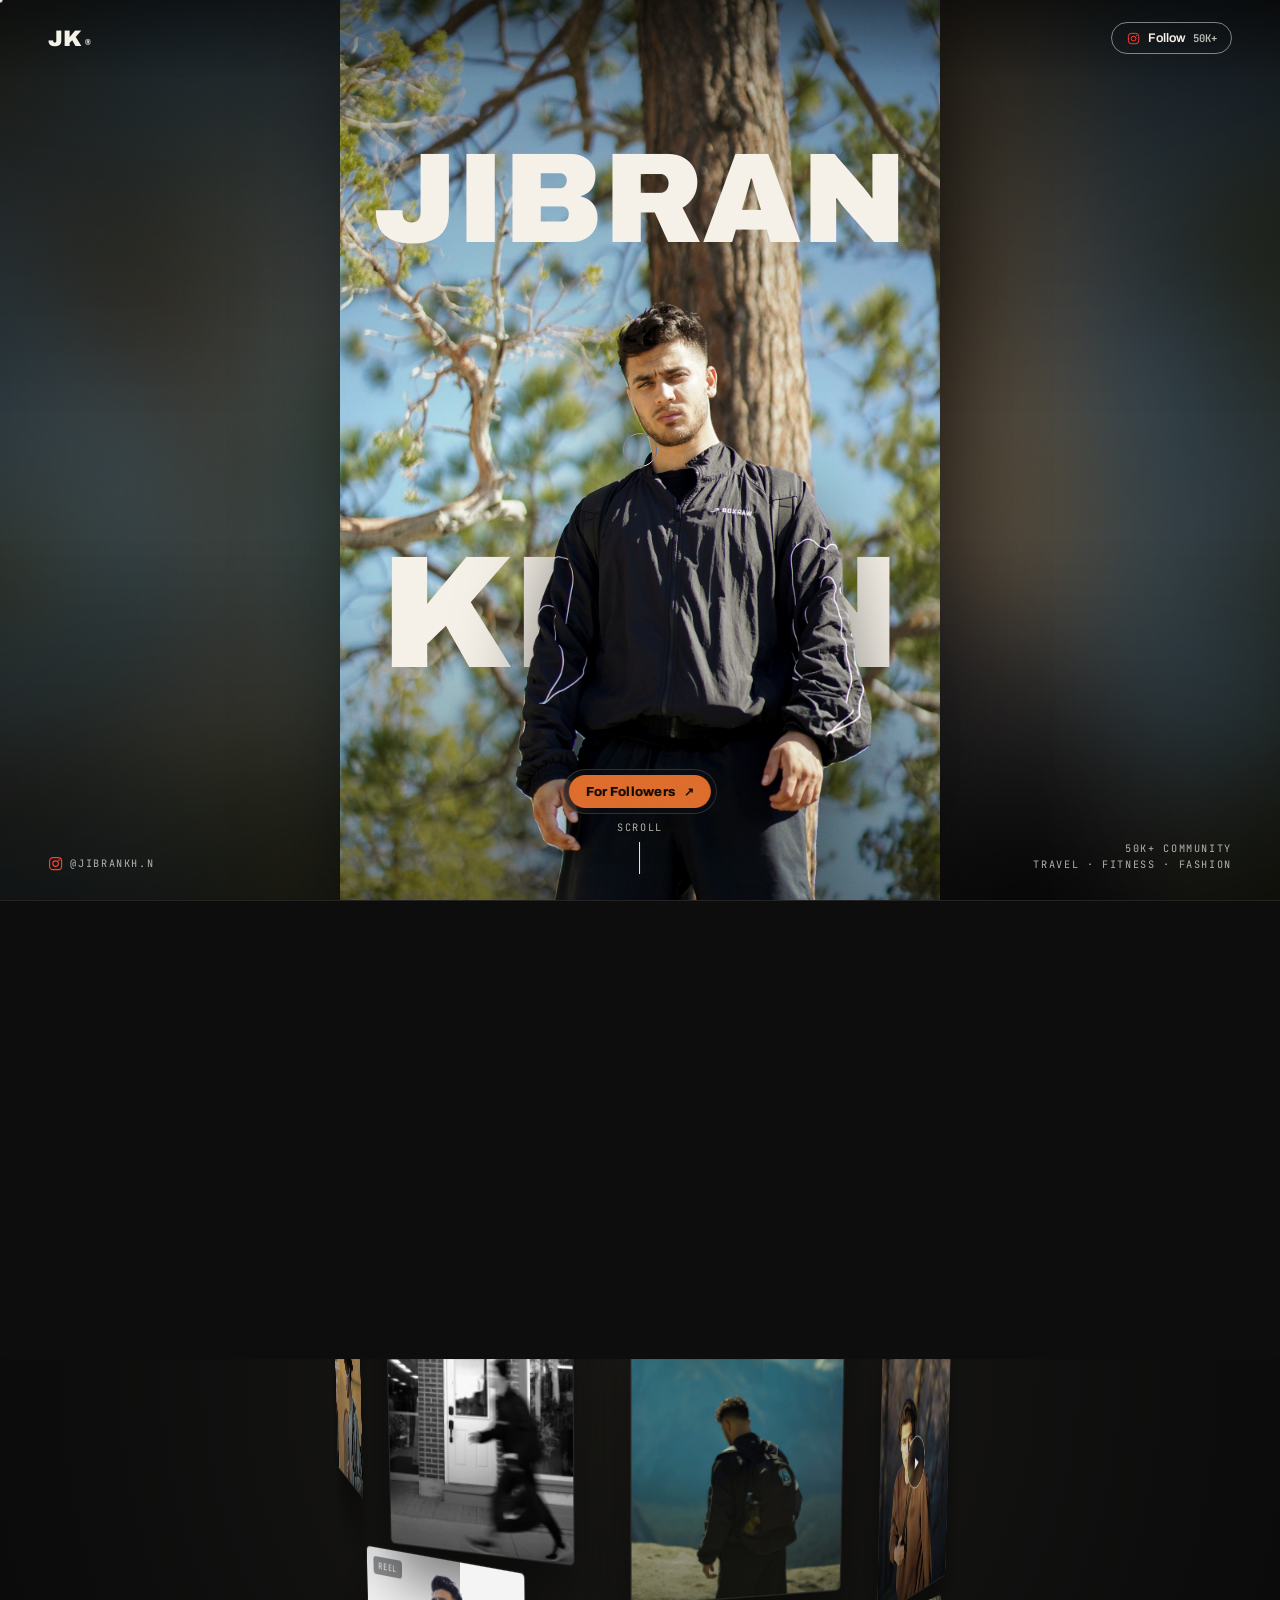
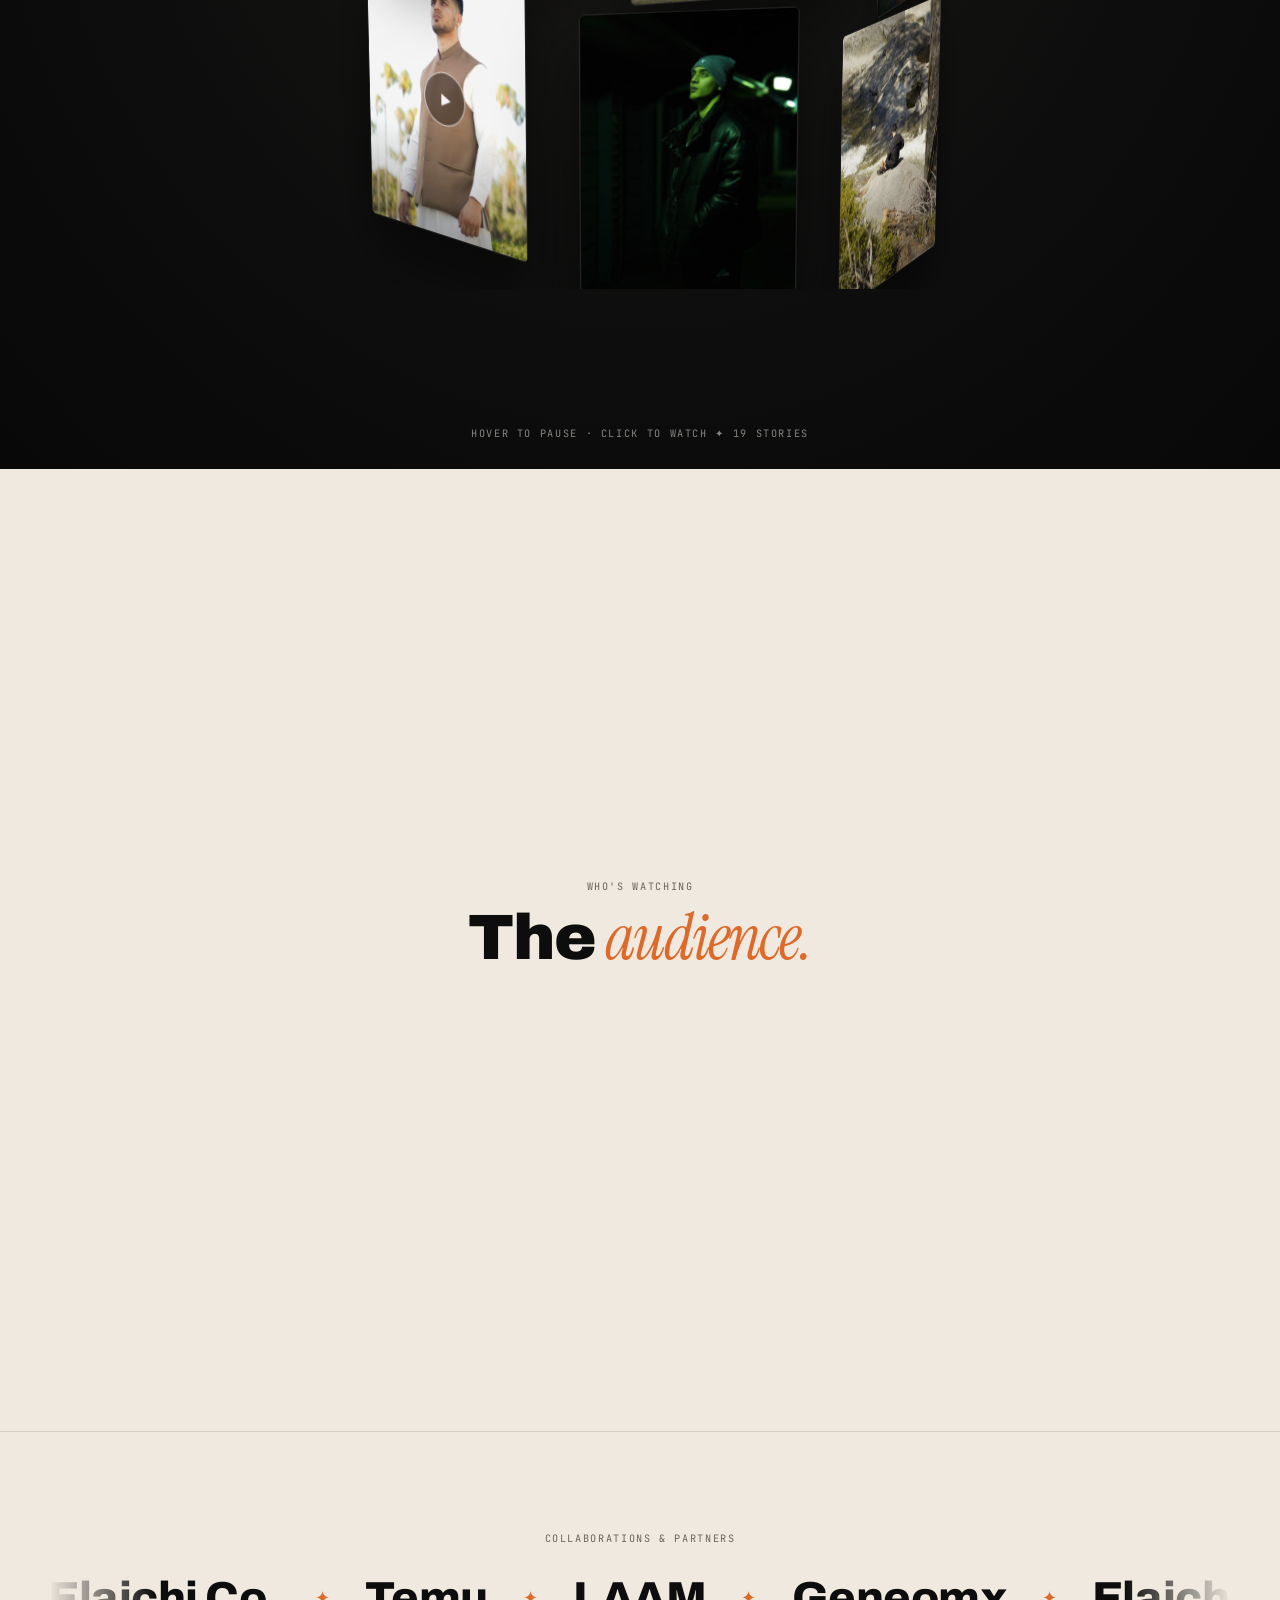
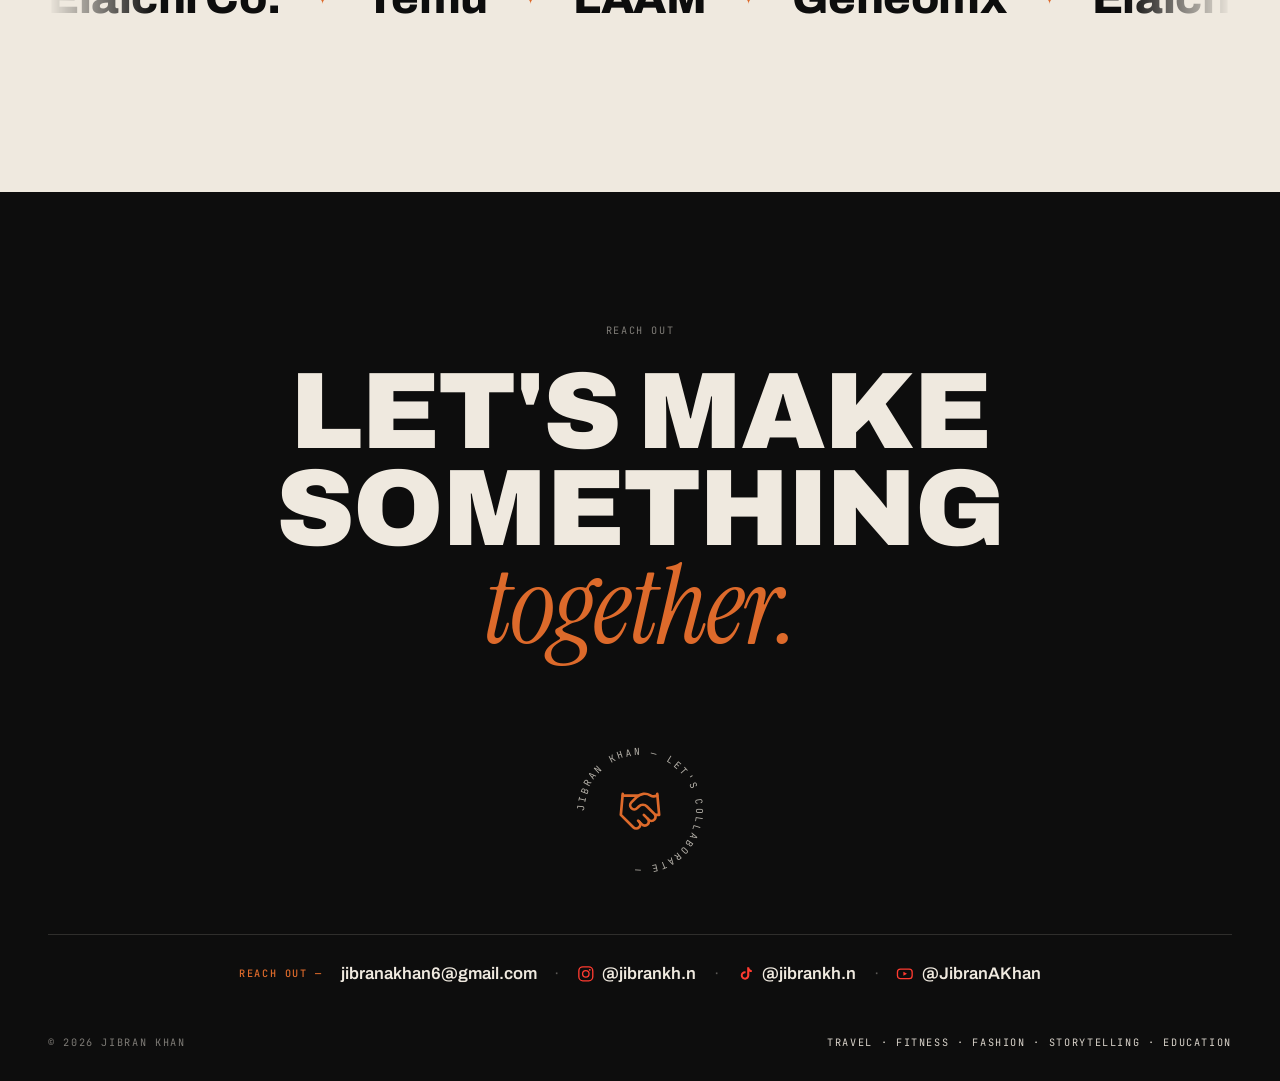
<file: index.html>
<!DOCTYPE html>
<html lang="en">
<head>
  <meta charset="UTF-8" />
  <meta name="viewport" content="width=device-width, initial-scale=1.0" />
  <title>Jibran Khan</title>
  <meta name="description" content="Jibran Khan — Content creator. 50K+ community. Travel, fitness, fashion, storytelling & education." />
  <meta property="og:title" content="Jibran Khan — Content Creator" />
  <meta property="og:description" content="Content creator. 50K+ community. Travel, fitness, fashion, storytelling & education." />
  <meta property="og:image" content="images/landing-jk.JPG" />
  <meta property="og:type" content="website" />

  <link rel="icon" href="favicon.svg" type="image/svg+xml" />
  <link rel="icon" href="favicon.ico" sizes="any" />
  <link rel="apple-touch-icon" href="apple-touch-icon.png" />

  <link rel="preconnect" href="https://fonts.googleapis.com" />
  <link rel="preconnect" href="https://fonts.gstatic.com" crossorigin />
  <link href="https://fonts.googleapis.com/css2?family=Archivo:ital,wght@0,400;0,600;0,800;0,900;1,400&family=Instrument+Serif:ital@0;1&family=JetBrains+Mono:wght@400;500&display=swap" rel="stylesheet" />
  <link rel="stylesheet" href="css/style.css" />
  <script>document.documentElement.classList.add('js');</script>
</head>
<body>

  <!-- Cursor -->
  <div class="cursor" id="cursor"></div>
  <div class="cursor-dot" id="cursorDot"></div>

  <!-- Grain -->
  <div class="grain" aria-hidden="true"></div>

  <!-- SVG defs: Instagram glyph -->
  <svg width="0" height="0" style="position:absolute" aria-hidden="true">
    <symbol id="ig" viewBox="0 0 24 24">
      <rect x="2.5" y="2.5" width="19" height="19" rx="5.5" fill="none" stroke="currentColor" stroke-width="1.8"/>
      <circle cx="12" cy="12" r="4.4" fill="none" stroke="currentColor" stroke-width="1.8"/>
      <circle cx="17.4" cy="6.6" r="1.3" fill="currentColor"/>
    </symbol>
    <symbol id="tt" viewBox="0 0 24 24"><path d="M16.5 3c.26 2.02 1.63 3.66 3.7 3.98v2.55c-1.2.12-2.36-.19-3.42-.83v5.6c0 3.13-2.55 5.7-5.7 5.7S5.1 17.43 5.1 14.3s2.55-5.7 5.7-5.7c.3 0 .6.02.88.07v2.72c-.28-.1-.57-.15-.88-.15-1.66 0-3.02 1.36-3.02 3.03s1.36 3.02 3.02 3.02 3.05-1.32 3.05-2.98V3h2.65z" fill="currentColor"/></symbol>
    <symbol id="yt" viewBox="0 0 24 24"><rect x="2" y="5.5" width="20" height="13" rx="4" fill="none" stroke="currentColor" stroke-width="1.8"/><path d="M10 9.2v5.6l5-2.8z" fill="currentColor"/></symbol>
  </svg>

  <!-- Minimal top bar -->
  <header class="topbar">
    <span class="topbar__logo">JK<i>®</i></span>
    <a href="https://instagram.com/jibrankh.n" target="_blank" rel="noopener" class="topbar__follow magnetic" data-cursor="hover">
      <svg class="ig-icon"><use href="#ig"/></svg>
      <span>Follow</span><em>50K+</em>
    </a>
  </header>

  <!-- ===== Cover ===== -->
  <section class="cover" id="cover">

    <!-- ambient blurred backdrop -->
    <div class="cover__ambient" aria-hidden="true">
      <img src="images/bg-blur.jpg" alt="" />
    </div>

    <!-- corner metadata -->
    <div class="meta meta--tl"><span class="mono"></span><span class="mono"></span></div>
    <div class="meta meta--tr"><span class="mono"></span><span class="mono"></span></div>
    <div class="meta meta--bl">
      <a href="https://instagram.com/jibrankh.n" target="_blank" rel="noopener" class="meta__ig" data-cursor="hover">
        <svg class="ig-icon"><use href="#ig"/></svg><span class="mono">@JIBRANKH.N</span>
      </a>
    </div>
    <div class="meta meta--br"><span class="mono">50K+ COMMUNITY</span><span class="mono">TRAVEL · FITNESS · FASHION</span></div>

    <!-- stage: photo (back) → name (mid) → cutout (front) -->
    <div class="cover__stage" id="stage">
      <img class="cover__photo" src="images/bg.jpg" alt="Jibran Khan" />
      <h1 class="cover__name" aria-label="Jibran Khan" id="name">
        <span class="cover__name-top"><span class="cover__word">Jibran</span></span>
        <span class="cover__name-bottom"><span class="cover__word">Khan</span></span>
      </h1>
      <img class="cover__cutout" src="images/jk-cutout-web.png" alt="" id="cutout" />
    </div>

    <a href="hub.html" class="hubpill" data-cursor="hover" aria-label="For Followers">
      <span class="hubpill__seg hubpill__seg--cta">For Followers<i aria-hidden="true">↗</i></span>
    </a>

    <a href="#pillars" class="cover__scroll" data-cursor="hover">
      <span class="mono">SCROLL</span><i></i>
    </a>
  </section>

  <!-- ===== Content marquee ===== -->
  <section class="ticker" id="pillars" aria-hidden="true">
    <div class="ticker__track" id="ticker">
      <span>Travel <b>✦</b> Fitness <b>✦</b> Fashion <b>✦</b> Storytelling <b>✦</b> Education <b>✦</b> </span>
      <span>Travel <b>✦</b> Fitness <b>✦</b> Fashion <b>✦</b> Storytelling <b>✦</b> Education <b>✦</b> </span>
    </div>
  </section>

  <!-- ===== 3D Tornado card stream ===== -->
  <section class="stream" id="work">
    <div class="stream__pin">
      <div class="stream__head">
        <span class="mono">SELECTED CONTENT</span>
        <h2 class="stream__title">The <em>feed.</em></h2>
      </div>
      <div class="stream__scene">
        <div class="stream__helix" id="helix">
          <a class="stream__card stream__card--reel" style="--i:0" href="https://www.instagram.com/reel/DS6kgTejj9p/" target="_blank" rel="noopener" data-cursor="hover"><img src="images/g01.jpg" alt="" loading="lazy" /><span class="stream__play" aria-hidden="true">▶</span></a>
          <a class="stream__card" style="--i:1" href="https://www.instagram.com/jibrankh.n" target="_blank" rel="noopener" data-cursor="hover"><img src="images/g02.jpg" alt="" loading="lazy" /></a>
          <a class="stream__card" style="--i:2" href="https://www.instagram.com/jibrankh.n" target="_blank" rel="noopener" data-cursor="hover"><img src="images/g03.jpg" alt="" loading="lazy" /></a>
          <a class="stream__card stream__card--reel" style="--i:3" href="https://www.instagram.com/reel/DSk-AlSETwY/" target="_blank" rel="noopener" data-cursor="hover"><img src="images/g04.jpg" alt="" loading="lazy" /><span class="stream__play" aria-hidden="true">▶</span></a>
          <a class="stream__card" style="--i:4" href="https://www.instagram.com/jibrankh.n" target="_blank" rel="noopener" data-cursor="hover"><img src="images/g05.jpg" alt="" loading="lazy" /></a>
          <a class="stream__card" style="--i:5" href="https://www.instagram.com/jibrankh.n" target="_blank" rel="noopener" data-cursor="hover"><img src="images/g06.jpg" alt="" loading="lazy" /></a>
          <a class="stream__card stream__card--reel" style="--i:6" href="https://www.instagram.com/reel/DQ9bbBnkYBK/" target="_blank" rel="noopener" data-cursor="hover"><img src="images/g07.jpg" alt="" loading="lazy" /><span class="stream__play" aria-hidden="true">▶</span></a>
          <a class="stream__card" style="--i:7" href="https://www.instagram.com/jibrankh.n" target="_blank" rel="noopener" data-cursor="hover"><img src="images/g08.jpg" alt="" loading="lazy" /></a>
          <a class="stream__card" style="--i:8" href="https://www.instagram.com/jibrankh.n" target="_blank" rel="noopener" data-cursor="hover"><img src="images/g09.jpg" alt="" loading="lazy" /></a>
          <a class="stream__card stream__card--reel" style="--i:9" href="https://www.instagram.com/reel/DXOM32TDhwf/" target="_blank" rel="noopener" data-cursor="hover"><img src="images/g10.jpg" alt="" loading="lazy" /><span class="stream__play" aria-hidden="true">▶</span></a>
          <a class="stream__card" style="--i:10" href="https://www.instagram.com/jibrankh.n" target="_blank" rel="noopener" data-cursor="hover"><img src="images/g11.jpg" alt="" loading="lazy" /></a>
          <a class="stream__card" style="--i:11" href="https://www.instagram.com/jibrankh.n" target="_blank" rel="noopener" data-cursor="hover"><img src="images/g12.jpg" alt="" loading="lazy" /></a>
          <a class="stream__card stream__card--reel" style="--i:12" href="https://www.instagram.com/reel/DY3tC0yu3Ef/" target="_blank" rel="noopener" data-cursor="hover"><img src="images/g13.jpg" alt="" loading="lazy" /><span class="stream__play" aria-hidden="true">▶</span></a>
          <a class="stream__card" style="--i:13" href="https://www.instagram.com/jibrankh.n" target="_blank" rel="noopener" data-cursor="hover"><img src="images/g14.jpg" alt="" loading="lazy" /></a>
          <a class="stream__card" style="--i:14" href="https://www.instagram.com/jibrankh.n" target="_blank" rel="noopener" data-cursor="hover"><img src="images/g15.jpg" alt="" loading="lazy" /></a>
          <a class="stream__card stream__card--reel" style="--i:15" href="https://www.instagram.com/reel/DStw1T0Do7j/" target="_blank" rel="noopener" data-cursor="hover"><img src="images/g16.jpg" alt="" loading="lazy" /><span class="stream__play" aria-hidden="true">▶</span></a>
          <a class="stream__card" style="--i:16" href="https://www.instagram.com/jibrankh.n" target="_blank" rel="noopener" data-cursor="hover"><img src="images/g17.jpg" alt="" loading="lazy" /></a>
          <a class="stream__card" style="--i:17" href="https://www.instagram.com/jibrankh.n" target="_blank" rel="noopener" data-cursor="hover"><img src="images/g18.jpg" alt="" loading="lazy" /></a>
          <a class="stream__card" style="--i:18" href="https://www.instagram.com/jibrankh.n" target="_blank" rel="noopener" data-cursor="hover"><img src="images/g19.jpg" alt="" loading="lazy" /></a>
        </div>
      </div>
      </div>
      <span class="stream__hint mono">SCROLL TO SPIN ✦ 10 STORIES</span>
    </div>
  </section>

  <!-- ===== Stats ===== -->
  <section class="stats" id="stats">
    <div class="stats__loc reveal">
      <div class="pin" aria-hidden="true"><span>🇺🇸</span></div>
      <div class="stats__loc-txt">
        <span class="mono">CURRENTLY IN</span>
        <strong>United States</strong>
      </div>
    </div>
    <div class="stats__grid">
      <div class="stat reveal"><div class="stat__num" data-count="50" data-suffix="K+">0</div><div class="stat__cap mono">Followers</div></div>
      <div class="stat reveal"><div class="stat__num" data-count="55" data-suffix="M+">0</div><div class="stat__cap mono">Total Views</div></div>
      <div class="stat reveal"><div class="stat__num" data-count="42" data-suffix="/50">0</div><div class="stat__cap mono">US States Travelled</div></div>
      <div class="stat reveal"><div class="stat__num" data-count="10" data-suffix="+">0</div><div class="stat__cap mono">Brand Collabs</div></div>
    </div>
  </section>

  <!-- ===== Audience / Demographics ===== -->
  <section class="demo" id="audience">
    <span class="mono demo__label">WHO'S WATCHING</span>
    <h2 class="demo__title">The <em>audience.</em></h2>

    <div class="demo__grid">

      <!-- Gender split -->
      <div class="demo__card reveal">
        <span class="mono demo__k">GENDER SPLIT</span>
        <div class="split">
          <div class="split__bar">
            <span class="split__seg split__seg--men" style="--w:56.2%"></span>
            <span class="split__seg split__seg--women" style="--w:43.8%"></span>
          </div>
          <div class="split__legend">
            <span class="split__item"><i class="dot dot--men"></i>Men <b>56.2%</b></span>
            <span class="split__item"><i class="dot dot--women"></i>Women <b>43.8%</b></span>
          </div>
        </div>
      </div>

      <!-- Top age ranges -->
      <div class="demo__card reveal">
        <span class="mono demo__k">TOP AGE RANGES</span>
        <ul class="ages">
          <li class="ages__row"><span class="ages__lab">18–24</span><span class="ages__track"><span class="ages__fill" style="--v:46.2%"></span></span><span class="ages__pct mono">46.2%</span></li>
          <li class="ages__row"><span class="ages__lab">25–34</span><span class="ages__track"><span class="ages__fill" style="--v:25.8%"></span></span><span class="ages__pct mono">25.8%</span></li>
          <li class="ages__row"><span class="ages__lab">13–17</span><span class="ages__track"><span class="ages__fill" style="--v:15.5%"></span></span><span class="ages__pct mono">15.5%</span></li>
          <li class="ages__row"><span class="ages__lab">35–44</span><span class="ages__track"><span class="ages__fill" style="--v:7.5%"></span></span><span class="ages__pct mono">7.5%</span></li>
        </ul>
      </div>

      <!-- Top countries -->
      <div class="demo__card reveal">
        <span class="mono demo__k">TOP COUNTRIES</span>
        <ol class="geo">
          <li class="geo__row"><span class="geo__flag">🇺🇸</span><span class="geo__name">United States</span><span class="geo__rank mono">01</span></li>
          <li class="geo__row"><span class="geo__flag">🇵🇰</span><span class="geo__name">Pakistan</span><span class="geo__rank mono">02</span></li>
          <li class="geo__row"><span class="geo__flag">🇮🇳</span><span class="geo__name">India</span><span class="geo__rank mono">03</span></li>
          <li class="geo__row"><span class="geo__flag">🇧🇩</span><span class="geo__name">Bangladesh</span><span class="geo__rank mono">04</span></li>
        </ol>
      </div>

    </div>
  </section>

  <!-- ===== Brands ===== -->
  <section class="brands" id="brands">
    <span class="mono brands__label">COLLABORATIONS &amp; PARTNERS</span>
    <div class="brands__marquee" aria-hidden="true">
      <div class="brands__track">
        <span class="brands__set">
          <span class="brand">Elaichi&nbsp;Co.</span><span class="brand-dot">✦</span>
          <span class="brand">Temu</span><span class="brand-dot">✦</span>
          <span class="brand">LAAM</span><span class="brand-dot">✦</span>
          <span class="brand">Geneomx</span><span class="brand-dot">✦</span>
        </span>
        <span class="brands__set">
          <span class="brand">Elaichi&nbsp;Co.</span><span class="brand-dot">✦</span>
          <span class="brand">Temu</span><span class="brand-dot">✦</span>
          <span class="brand">LAAM</span><span class="brand-dot">✦</span>
          <span class="brand">Geneomx</span><span class="brand-dot">✦</span>
        </span>
      </div>
    </div>
    <p class="brands__note reveal">Trusted by brands to tell stories that convert and communities that stick around.</p>
  </section>

  <!-- ===== Footer / CTA ===== -->
  <footer class="foot" id="contact">
    <span class="mono foot__label">REACH OUT</span>
    <a href="mailto:jibranakhan6@gmail.com" class="foot__mail" data-cursor="hover">
      <span>Let's make something</span><span><em>together.</em></span>
    </a>

    <!-- collaborate seal: JIBRAN KHAN + handshake -->
    <div class="seal" aria-hidden="true">
      <svg class="seal__ring" viewBox="0 0 140 140">
        <defs><path id="sealPath" d="M70,70 m-52,0 a52,52 0 1,1 104,0 a52,52 0 1,1 -104,0"/></defs>
        <text><textPath href="#sealPath" startOffset="0">JIBRAN KHAN — LET'S COLLABORATE — </textPath></text>
      </svg>
      <svg class="seal__hand" viewBox="0 0 24 24" fill="none" stroke="currentColor" stroke-width="1.4" stroke-linecap="round" stroke-linejoin="round">
        <path d="m11 17 2 2a1 1 0 1 0 3-3"/>
        <path d="m14 14 2.5 2.5a1 1 0 1 0 3-3l-3.88-3.88a3 3 0 0 0-4.24 0l-.88.88a1 1 0 1 1-3-3l2.81-2.81a5.79 5.79 0 0 1 7.06-.87l.47.28a2 2 0 0 0 1.42.25L21 4"/>
        <path d="m21 3 1 11h-2"/>
        <path d="M3 3 2 14l6.5 6.5a1 1 0 1 0 3-3"/>
        <path d="M3 4h8"/>
      </svg>
    </div>

    <div class="foot__row">
      <span class="mono foot__reach">Reach out —</span>
      <a href="mailto:jibranakhan6@gmail.com" class="magnetic" data-cursor="hover">jibranakhan6@gmail.com</a>
      <span class="foot__sep" aria-hidden="true">·</span>
      <a href="https://www.instagram.com/jibrankh.n" target="_blank" rel="noopener" class="foot__ig magnetic" data-cursor="hover">
        <svg class="ig-icon"><use href="#ig"/></svg><span>@jibrankh.n</span>
      </a>
      <span class="foot__sep" aria-hidden="true">·</span>
      <a href="https://www.tiktok.com/@jibrankh.n" target="_blank" rel="noopener" class="foot__ig magnetic" data-cursor="hover">
        <svg class="ig-icon"><use href="#tt"/></svg><span>@jibrankh.n</span>
      </a>
      <span class="foot__sep" aria-hidden="true">·</span>
      <a href="https://www.youtube.com/@JibranAKhan" target="_blank" rel="noopener" class="foot__ig magnetic" data-cursor="hover">
        <svg class="ig-icon"><use href="#yt"/></svg><span>@JibranAKhan</span>
      </a>
    </div>
    <div class="foot__base">
      <span class="mono">© 2026 JIBRAN KHAN</span>
      <span class="mono foot__tags">TRAVEL · FITNESS · FASHION · STORYTELLING · EDUCATION</span>
    </div>
  </footer>

  <script src="js/main.js"></script>
</body>
</html>
</file>
<file: css/style.css>
/* ============================================================
   Jibran Khan — Editorial Cover (single screen)
   ============================================================ */

:root {
  --cream: #efe9df;
  --ink: #0d0d0d;
  --accent: #dd6a2b;
  --ig: #ff3b30;
  --ease: cubic-bezier(0.16, 1, 0.3, 1);
  --font-display: "Archivo", sans-serif;
  --font-serif: "Instrument Serif", serif;
  --font-mono: "JetBrains Mono", monospace;
}

*,
*::before,
*::after {
  box-sizing: border-box;
  margin: 0;
  padding: 0;
}

html {
  -webkit-font-smoothing: antialiased;
  scroll-behavior: smooth;
}

body {
  background: #0a0a0a;
  color: var(--cream);
  font-family: var(--font-display);
  overflow-x: hidden;
  cursor: none;
}
@media (hover: none) {
  body {
    cursor: auto;
  }
}

img {
  display: block;
}
a {
  color: inherit;
  text-decoration: none;
}
em {
  font-style: italic;
}

/* Instagram glyph */
.ig-icon {
  width: 1.05em;
  height: 1.05em;
  display: inline-block;
  vertical-align: -0.18em;
  color: var(--ig);
}

.mono {
  font-family: var(--font-mono);
  font-size: 0.64rem;
  letter-spacing: 0.16em;
  text-transform: uppercase;
  color: rgba(239, 233, 223, 0.72);
}

/* ================= Grain ================= */
.grain {
  position: fixed;
  inset: 0;
  z-index: 60;
  pointer-events: none;
  opacity: 0.32;
  mix-blend-mode: overlay;
  background-image: url("data:image/svg+xml,%3Csvg xmlns='http://www.w3.org/2000/svg' width='200' height='200'%3E%3Cfilter id='n'%3E%3CfeTurbulence type='fractalNoise' baseFrequency='0.9' numOctaves='3' stitchTiles='stitch'/%3E%3C/filter%3E%3Crect width='100%25' height='100%25' filter='url(%23n)' opacity='0.4'/%3E%3C/svg%3E");
}

/* ================= Cursor ================= */
.cursor,
.cursor-dot {
  position: fixed;
  top: 0;
  left: 0;
  z-index: 70;
  pointer-events: none;
  border-radius: 50%;
  mix-blend-mode: difference;
  transform: translate(-50%, -50%);
}
.cursor {
  width: 34px;
  height: 34px;
  border: 1px solid #fff;
  transition: width 0.35s var(--ease), height 0.35s var(--ease),
    background 0.35s var(--ease);
}
.cursor-dot {
  width: 5px;
  height: 5px;
  background: #fff;
}
.cursor.is-hover {
  width: 64px;
  height: 64px;
  background: #fff;
}
@media (hover: none) {
  .cursor,
  .cursor-dot {
    display: none;
  }
}

/* ================= Top bar ================= */
.topbar {
  position: fixed;
  top: 0;
  left: 0;
  width: 100%;
  z-index: 40;
  display: flex;
  align-items: center;
  justify-content: space-between;
  padding: 1.4rem clamp(1.2rem, 4vw, 3rem);
  color: #f6f1e8;
}
.topbar::before {
  content: "";
  position: absolute;
  inset: 0;
  z-index: -1;
  pointer-events: none;
  background: linear-gradient(180deg, rgba(0, 0, 0, 0.38), rgba(0, 0, 0, 0));
}
.topbar__logo {
  font-family: var(--font-display);
  font-weight: 900;
  font-size: 1.4rem;
  letter-spacing: -0.01em;
  display: flex;
  align-items: baseline;
}
.topbar__logo i {
  font-family: var(--font-mono);
  font-style: normal;
  font-size: 0.6rem;
  margin-left: 0.2rem;
}
.topbar__follow {
  display: flex;
  align-items: center;
  gap: 0.5rem;
  border: 1px solid rgba(255, 255, 255, 0.45);
  padding: 0.5rem 0.9rem;
  border-radius: 100px;
  font-size: 0.78rem;
  font-weight: 600;
}
.topbar__follow em {
  font-family: var(--font-mono);
  font-style: normal;
  font-size: 0.66rem;
  opacity: 0.75;
}

/* ================= Cover ================= */
.cover {
  position: relative;
  width: 100%;
  height: 100svh;
  overflow: hidden;
  background: #0a0a0a;
}

/* ambient blurred backdrop */
.cover__ambient {
  position: absolute;
  inset: 0;
  z-index: 0;
}
.cover__ambient img {
  width: 100%;
  height: 100%;
  object-fit: cover;
  object-position: 50% 40%;
  filter: blur(45px) brightness(0.42) saturate(1.15);
  transform: scale(1.25);
}
.cover__ambient::after {
  content: "";
  position: absolute;
  inset: 0;
  background: radial-gradient(
    ellipse at 50% 55%,
    transparent 30%,
    rgba(0, 0, 0, 0.55) 100%
  );
}

/* stage centers photo + cutout (identical aspect → perfect overlap) */
.cover__stage {
  position: absolute;
  inset: 0;
  z-index: 1;
}
/* scrim: darkens sky/ground behind the type so it stays legible */
.cover__stage::after {
  content: "";
  position: absolute;
  inset: 0;
  z-index: 1;
  pointer-events: none;
  background: linear-gradient(
    180deg,
    rgba(0, 0, 0, 0.34) 0%,
    rgba(0, 0, 0, 0.12) 24%,
    transparent 46%,
    transparent 60%,
    rgba(0, 0, 0, 0.2) 80%,
    rgba(0, 0, 0, 0.42) 100%
  );
}

.cover__photo,
.cover__cutout {
  position: absolute;
  top: 50%;
  left: 50%;
  transform: translate(-50%, -50%);
  height: 100%;
  width: auto;
  max-width: none;
  user-select: none;
  -webkit-user-drag: none;
}
.cover__photo {
  z-index: 1;
  box-shadow: 0 30px 90px -20px rgba(0, 0, 0, 0.7);
}
.cover__cutout {
  z-index: 3;
  pointer-events: none;
  filter: drop-shadow(0 24px 40px rgba(0, 0, 0, 0.5)) contrast(1.03);
}

/* --- Cover entrance: CURTAIN reveal + letter rise (JS-gated).
   Without JS the cover just shows statically. --- */
.js .cover__stage {
  opacity: 0;
}
.cover-in .cover__stage {
  opacity: 1;
}
.cover-in .cover__photo {
  animation: curPhoto 1.6s cubic-bezier(0.16, 1, 0.3, 1) both;
}
@keyframes curPhoto {
  from {
    transform: translate(-50%, -50%) scale(1.15);
  }
  to {
    transform: translate(-50%, -50%) scale(1);
  }
}

/* curtain panels split open */
.cover-curtain {
  position: fixed;
  inset: 0;
  z-index: 55;
  pointer-events: none;
  opacity: 0;
}
.cover-curtain::before,
.cover-curtain::after {
  content: "";
  position: absolute;
  left: 0;
  width: 100%;
  height: 50.5%;
  background: var(--ink);
}
.cover-curtain::before {
  top: 0;
}
.cover-curtain::after {
  bottom: 0;
}
.cover-in .cover-curtain {
  opacity: 1;
}
.cover-in .cover-curtain::before {
  animation: curUp 1.05s cubic-bezier(0.76, 0, 0.24, 1) both 0.1s;
}
.cover-in .cover-curtain::after {
  animation: curDown 1.05s cubic-bezier(0.76, 0, 0.24, 1) both 0.1s;
}
@keyframes curUp {
  to {
    transform: translateY(-101%);
  }
}
@keyframes curDown {
  to {
    transform: translateY(101%);
  }
}

/* name sits BETWEEN photo and cutout → person occludes it */
.cover__name {
  position: absolute;
  inset: 0;
  z-index: 2;
  pointer-events: none;
  text-align: center;
  font-family: var(--font-display);
  font-weight: 900;
  text-transform: uppercase;
  letter-spacing: -0.03em;
  line-height: 0.8;
  color: var(--cream);
}
.cover__name-top,
.cover__name-bottom {
  position: absolute;
  left: 50%;
  transform: translateX(-50%);
  width: 130vw;
  display: block;
}
.cover__name-top {
  top: 14%;
}
.cover__name-bottom {
  bottom: 5%;
}
.cover__word {
  display: block;
  font-size: clamp(4.5rem, 20.5vw, 21rem);
  color: #f6f1e8;
}
/* letters (split by JS) rise from a mask during the entrance */
.cover__word .ltr {
  display: inline-block;
  white-space: pre;
  will-change: transform;
}
.cover-in .cover__word {
  overflow: hidden;
  padding: 0.04em 0;
}
.cover-in .cover__word .ltr {
  transform: translateY(120%);
  animation: ltrRise 0.85s cubic-bezier(0.19, 1, 0.22, 1) both;
}
@keyframes ltrRise {
  to {
    transform: translateY(0);
  }
}

/* corner metadata */
.meta {
  position: absolute;
  z-index: 5;
  display: flex;
  flex-direction: column;
  gap: 0.2rem;
  animation: fadeIn 1.2s var(--ease) both;
  animation-delay: 2.1s;
}
.meta--tl {
  top: 5.2rem;
  left: clamp(1.2rem, 4vw, 3rem);
}
.meta--tr {
  top: 5.2rem;
  right: clamp(1.2rem, 4vw, 3rem);
  text-align: right;
}
.meta--bl {
  bottom: 1.8rem;
  left: clamp(1.2rem, 4vw, 3rem);
}
.meta--br {
  bottom: 1.8rem;
  right: clamp(1.2rem, 4vw, 3rem);
  text-align: right;
}
@keyframes fadeIn {
  from {
    opacity: 0;
  }
  to {
    opacity: 1;
  }
}

.meta__ig {
  display: inline-flex;
  align-items: center;
  gap: 0.45rem;
  color: rgba(239, 233, 223, 0.85);
}
.meta__ig .ig-icon {
  width: 0.95rem;
  height: 0.95rem;
}
.meta__ig:hover {
  color: #fff;
}

/* scroll cue */
.cover__scroll {
  position: absolute;
  z-index: 6;
  bottom: 1.6rem;
  left: 50%;
  transform: translateX(-50%);
  display: flex;
  flex-direction: column;
  align-items: center;
  gap: 0.5rem;
  color: var(--cream);
  animation: fadeIn 1.2s var(--ease) both;
  animation-delay: 2.3s;
}
.cover__scroll i {
  width: 1px;
  height: 32px;
  background: rgba(239, 233, 223, 0.6);
  position: relative;
  overflow: hidden;
}
.cover__scroll i::after {
  content: "";
  position: absolute;
  inset: 0;
  background: var(--cream);
  animation: scrollCue 1.8s var(--ease) infinite;
}
@keyframes scrollCue {
  0% {
    transform: translateY(-100%);
  }
  50%,
  100% {
    transform: translateY(100%);
  }
}

/* segmented pill → follower hub */
.hubpill {
  position: absolute;
  z-index: 6;
  bottom: 5.4rem;
  left: 50%;
  transform: translateX(-50%);
  display: inline-flex;
  align-items: stretch;
  padding: 5px;
  gap: 5px;
  border-radius: 999px;
  background: rgba(13, 13, 13, 0.4);
  border: 1px solid rgba(239, 233, 223, 0.16);
  backdrop-filter: blur(14px);
  -webkit-backdrop-filter: blur(14px);
  box-shadow: 0 18px 40px -16px rgba(0, 0, 0, 0.7);
  color: var(--cream);
  animation: fadeIn 1.2s var(--ease) both;
  animation-delay: 2.1s;
  white-space: nowrap;
}
.hubpill__seg {
  display: inline-flex;
  align-items: center;
  gap: 0.5rem;
  padding: 0.55rem 1.05rem;
  border-radius: 999px;
  font-size: 0.82rem;
  letter-spacing: 0.02em;
}
.hubpill__seg--label {
  color: rgba(239, 233, 223, 0.62);
  font-size: 0.68rem;
  letter-spacing: 0.14em;
}
.hubpill__seg--cta {
  background: var(--accent);
  color: #120a05;
  font-family: var(--font-display);
  font-weight: 800;
  transition: background 0.3s var(--ease), transform 0.3s var(--ease);
}
.hubpill__seg--cta i {
  font-style: normal;
  font-size: 0.95em;
  transition: transform 0.3s var(--ease);
}
.hubpill:hover .hubpill__seg--cta {
  background: #eb7d3d;
}
.hubpill:hover .hubpill__seg--cta i {
  transform: translate(2px, -2px);
}
@media (max-width: 520px) {
  .hubpill {
    bottom: 5rem;
  }
  .hubpill__seg--label {
    display: none;
  }
}

/* ================= Below-fold: light editorial ================= */
.pillars,
.gallery,
.brands {
  background: var(--cream);
  color: var(--ink);
}

/* Content pillars */
.pillars {
  padding: clamp(4rem, 10vw, 8rem) clamp(1.2rem, 4vw, 3rem)
    clamp(2rem, 5vw, 4rem);
}
.pillars__label {
  margin-bottom: 1.5rem;
}
.pillars__label .mono {
  color: #6b6459;
}
.pillars__list {
  list-style: none;
}
.pillars__list li {
  display: grid;
  grid-template-columns: auto 1fr auto;
  align-items: center;
  gap: 1.5rem;
  padding: clamp(1.1rem, 3vw, 2.2rem) 0;
  border-top: 1px solid rgba(13, 13, 13, 0.14);
  position: relative;
  transition: padding-left 0.5s var(--ease);
  overflow: hidden;
}
.pillars__list li:last-child {
  border-bottom: 1px solid rgba(13, 13, 13, 0.14);
}
.pillars__list li::before {
  content: "";
  position: absolute;
  inset: 0;
  background: var(--ink);
  transform: scaleY(0);
  transform-origin: bottom;
  transition: transform 0.5s var(--ease);
  z-index: 0;
}
.pillars__list li > * {
  position: relative;
  z-index: 1;
  transition: color 0.4s var(--ease);
}
.p-idx {
  color: #6b6459;
}
.p-name {
  font-family: var(--font-display);
  font-weight: 900;
  text-transform: uppercase;
  font-size: clamp(1.8rem, 6vw, 4.2rem);
  line-height: 1;
  letter-spacing: -0.02em;
}
.p-desc {
  text-align: right;
  color: #6b6459;
}
.pillars__list li:hover {
  padding-left: 1.4rem;
}
.pillars__list li:hover::before {
  transform: scaleY(1);
}
.pillars__list li:hover > * {
  color: var(--cream);
}
@media (max-width: 620px) {
  .pillars__list li {
    grid-template-columns: auto 1fr;
  }
  .p-desc {
    display: none;
  }
}

/* ticker */
.ticker {
  background: var(--ink);
  color: var(--cream);
  overflow: hidden;
  padding: 1rem 0;
  border-top: 1px solid rgba(239, 233, 223, 0.1);
}
.ticker__track {
  display: flex;
  width: max-content;
  will-change: transform;
}
.ticker__track span {
  font-family: var(--font-display);
  font-weight: 900;
  text-transform: uppercase;
  font-size: clamp(1.6rem, 4vw, 3rem);
  white-space: nowrap;
  padding-right: 0.5rem;
  letter-spacing: -0.01em;
}
.ticker__track b {
  color: var(--accent);
  font-weight: 400;
  padding: 0 0.4rem;
}

/* 3D tornado card stream */
.stream {
  position: relative;
  height: 120vh;
  background: radial-gradient(
    ellipse at 50% 35%,
    #1b1a17 0%,
    #0d0d0d 60%,
    #080808 100%
  );
}
.stream__pin {
  position: sticky;
  top: 0;
  height: 100vh;
  overflow: hidden;
}
.stream__head {
  position: absolute;
  top: clamp(4.5rem, 9vw, 7rem);
  left: clamp(1.2rem, 4vw, 3rem);
  z-index: 3;
  display: flex;
  flex-direction: column;
  gap: 0.8rem;
}
.stream__head .mono {
  color: rgba(239, 233, 223, 0.6);
}
.stream__title {
  font-family: var(--font-display);
  font-weight: 900;
  text-transform: uppercase;
  color: var(--cream);
  font-size: clamp(2.4rem, 7vw, 6rem);
  line-height: 0.9;
  letter-spacing: -0.02em;
}
.stream__title em {
  font-family: var(--font-serif);
  font-weight: 400;
  text-transform: none;
  color: var(--accent);
}

.stream__scene {
  position: absolute;
  inset: 0;
  perspective: 1500px;
  perspective-origin: 50% 46%;
  display: grid;
  place-items: center;
}
.stream__helix {
  position: relative;
  width: 0;
  height: 0;
  transform-style: preserve-3d;
  transform: rotateX(-7deg);
  will-change: transform;
}
.stream__card {
  position: absolute;
  width: 184px;
  height: 248px;
  margin: -124px 0 0 -92px;
  border-radius: 5px;
  overflow: hidden;
  transform-style: preserve-3d;
  backface-visibility: hidden;
  box-shadow: 0 30px 60px rgba(0, 0, 0, 0.55);
  will-change: transform, opacity;
  border: 1px solid rgba(255, 255, 255, 0.08);
}
.stream__card {
  text-decoration: none;
  cursor: none;
}
.stream__card img {
  width: 100%;
  height: 100%;
  object-fit: cover;
  pointer-events: none;
}
.stream__card::after {
  content: "";
  position: absolute;
  inset: 0;
  background: linear-gradient(
    180deg,
    rgba(0, 0, 0, 0) 55%,
    rgba(0, 0, 0, 0.35) 100%
  );
}

/* play badge on reel cards → links to Instagram */
.stream__play {
  position: absolute;
  top: 50%;
  left: 50%;
  transform: translate(-50%, -50%) scale(0.92);
  width: 52px;
  height: 52px;
  border-radius: 50%;
  display: grid;
  place-items: center;
  z-index: 2;
  background: rgba(0, 0, 0, 0.4);
  border: 1px solid rgba(255, 255, 255, 0.7);
  color: #fff;
  font-size: 0.95rem;
  padding-left: 3px;
  backdrop-filter: blur(3px);
  transition: background 0.35s var(--ease), transform 0.35s var(--ease),
    color 0.35s var(--ease), border-color 0.35s var(--ease);
}
.stream__card--reel:hover .stream__play {
  background: var(--accent);
  border-color: var(--accent);
  color: #111;
  transform: translate(-50%, -50%) scale(1.1);
}
.stream__card--reel::before {
  content: "REEL";
  position: absolute;
  top: 8px;
  left: 8px;
  z-index: 2;
  font-family: var(--font-mono);
  font-size: 0.5rem;
  letter-spacing: 0.12em;
  color: #fff;
  background: rgba(0, 0, 0, 0.45);
  padding: 0.18rem 0.35rem;
  border-radius: 3px;
}

.stream__hint {
  position: absolute;
  bottom: 1.8rem;
  left: 50%;
  transform: translateX(-50%);
  z-index: 3;
  color: rgba(239, 233, 223, 0.55);
  text-align: center;
}

@media (max-width: 640px) {
  .stream__card {
    width: 132px;
    height: 178px;
    margin: -89px 0 0 -66px;
  }
  .stream__title {
    font-size: clamp(2rem, 10vw, 3rem);
  }
}

/* stats */
.stats {
  background: var(--cream);
  color: var(--ink);
  text-align: center;
  padding: clamp(4rem, 9vw, 7rem) clamp(1.2rem, 4vw, 3rem);
}
.stats__loc {
  display: inline-flex;
  align-items: center;
  gap: 1rem;
  margin-bottom: 2.6rem;
}
.pin {
  width: 54px;
  height: 54px;
  background: var(--accent);
  flex: none;
  border-radius: 50% 50% 50% 0;
  transform: translateY(0) rotate(-45deg);
  display: grid;
  place-items: center;
  box-shadow: 0 14px 26px -6px rgba(221, 106, 43, 0.55);
  animation: pinBob 2.6s ease-in-out infinite;
}
.pin span {
  transform: rotate(45deg);
  font-size: 1.55rem;
  line-height: 1;
}
@keyframes pinBob {
  0%,
  100% {
    transform: translateY(0) rotate(-45deg);
  }
  50% {
    transform: translateY(-9px) rotate(-45deg);
  }
}
.stats__loc-txt {
  text-align: left;
  display: flex;
  flex-direction: column;
  gap: 0.1rem;
}
.stats__loc-txt .mono {
  color: #6b6459;
}
.stats__loc-txt strong {
  font-family: var(--font-display);
  font-weight: 800;
  font-size: 1.35rem;
  letter-spacing: -0.01em;
}
.stats__label {
  display: block;
  color: #6b6459 !important;
  margin-bottom: 2.2rem;
}
.stats__grid {
  display: grid;
  grid-template-columns: repeat(4, 1fr);
  gap: 1.5rem;
  max-width: 1100px;
  margin: 0 auto;
}
.stat__num {
  font-family: var(--font-display);
  font-weight: 900;
  letter-spacing: -0.02em;
  font-size: clamp(2.4rem, 6vw, 5rem);
  line-height: 0.9;
}
.stat__cap {
  color: #6b6459;
  margin-top: 0.6rem;
}
@media (max-width: 700px) {
  .stats__grid {
    grid-template-columns: 1fr 1fr;
    gap: 2.4rem 1rem;
  }
}

/* ===== Audience / Demographics ===== */
.demo {
  background: var(--cream);
  color: var(--ink);
  padding: 0 clamp(1.2rem, 4vw, 3rem) clamp(4rem, 9vw, 7rem);
  text-align: center;
}
.demo__label {
  display: block;
  color: #6b6459 !important;
  margin-bottom: 0.9rem;
}
.demo__title {
  font-family: var(--font-display);
  font-weight: 900;
  letter-spacing: -0.03em;
  font-size: clamp(2.2rem, 6vw, 4rem);
  line-height: 0.95;
  margin-bottom: clamp(2.4rem, 5vw, 3.4rem);
}
.demo__title em {
  font-family: var(--font-serif);
  font-style: italic;
  font-weight: 400;
  color: var(--accent);
}
.demo__grid {
  display: grid;
  grid-template-columns: repeat(3, 1fr);
  gap: 1.4rem;
  max-width: 1100px;
  margin: 0 auto;
  text-align: left;
}
.demo__card {
  background: rgba(13, 13, 13, 0.03);
  border: 1px solid rgba(13, 13, 13, 0.1);
  border-radius: 18px;
  padding: clamp(1.4rem, 2.4vw, 2rem);
  display: flex;
  flex-direction: column;
  gap: 1.4rem;
}
.demo__k {
  color: #6b6459;
  font-size: 0.72rem;
  letter-spacing: 0.12em;
}

/* gender split */
.split {
  display: flex;
  flex-direction: column;
  gap: 1rem;
  justify-content: center;
  flex: 1;
}
.split__bar {
  display: flex;
  height: 16px;
  border-radius: 999px;
  overflow: hidden;
  background: rgba(13, 13, 13, 0.08);
}
.split__seg {
  height: 100%;
  width: 0;
  transition: width 1.1s var(--ease);
}
.reveal.in .split__seg {
  width: var(--w);
}
.split__seg--men {
  background: var(--accent);
}
.split__seg--women {
  background: var(--ink);
}
.split__legend {
  display: flex;
  flex-wrap: wrap;
  gap: 0.4rem 1.4rem;
  font-family: var(--font-display);
  font-weight: 600;
  font-size: 0.95rem;
}
.split__item {
  display: inline-flex;
  align-items: center;
  gap: 0.5rem;
}
.split__item b {
  font-weight: 800;
}
.dot {
  width: 11px;
  height: 11px;
  border-radius: 50%;
  flex: none;
}
.dot--men {
  background: var(--accent);
}
.dot--women {
  background: var(--ink);
}

/* age ranges */
.ages {
  list-style: none;
  display: flex;
  flex-direction: column;
  gap: 1.05rem;
  flex: 1;
  justify-content: center;
}
.ages__row {
  display: grid;
  grid-template-columns: 46px 1fr auto;
  align-items: center;
  gap: 0.7rem;
}
.ages__lab {
  font-family: var(--font-display);
  font-weight: 700;
  font-size: 0.9rem;
}
.ages__track {
  height: 9px;
  border-radius: 999px;
  background: rgba(13, 13, 13, 0.08);
  overflow: hidden;
}
.ages__fill {
  display: block;
  height: 100%;
  width: 0;
  background: var(--accent);
  border-radius: 999px;
  transition: width 1.1s var(--ease);
}
.reveal.in .ages__fill {
  width: var(--v);
}
.ages__pct {
  font-size: 0.78rem;
  color: #6b6459;
}

/* top countries */
.geo {
  list-style: none;
  display: flex;
  flex-direction: column;
  flex: 1;
  justify-content: center;
}
.geo__row {
  display: flex;
  align-items: center;
  gap: 0.85rem;
  padding: 0.75rem 0;
  border-bottom: 1px solid rgba(13, 13, 13, 0.09);
}
.geo__row:last-child {
  border-bottom: 0;
}
.geo__flag {
  font-size: 1.5rem;
  line-height: 1;
}
.geo__name {
  font-family: var(--font-display);
  font-weight: 700;
  font-size: 1.05rem;
  flex: 1;
}
.geo__rank {
  font-size: 0.75rem;
  color: #6b6459;
}
@media (max-width: 860px) {
  .demo__grid {
    grid-template-columns: 1fr;
    max-width: 460px;
  }
}

/* brands */
.brands {
  padding: clamp(3.5rem, 8vw, 6rem) clamp(1.2rem, 4vw, 3rem);
  border-top: 1px solid rgba(13, 13, 13, 0.12);
  text-align: center;
}
.brands__label {
  color: #6b6459 !important;
}
.brands__marquee {
  overflow: hidden;
  width: 100%;
  margin: 1.8rem 0 1.4rem;
  -webkit-mask-image: linear-gradient(
    90deg,
    transparent,
    #000 9%,
    #000 91%,
    transparent
  );
  mask-image: linear-gradient(
    90deg,
    transparent,
    #000 9%,
    #000 91%,
    transparent
  );
}
.brands__track {
  display: inline-flex;
  white-space: nowrap;
  will-change: transform;
  animation: brandScroll 20s linear infinite;
}
.brands__set {
  display: inline-flex;
  align-items: center;
  gap: clamp(1rem, 3vw, 2.2rem);
  padding-right: clamp(1rem, 3vw, 2.2rem);
}
@keyframes brandScroll {
  to {
    transform: translateX(-50%);
  }
}
.brand {
  font-family: var(--font-display);
  font-weight: 800;
  letter-spacing: -0.01em;
  font-size: clamp(1.6rem, 3.6vw, 2.8rem);
  color: var(--ink);
  white-space: nowrap;
}
.brand-dot {
  color: var(--accent);
  font-size: clamp(0.8rem, 1.4vw, 1.1rem);
}
.brands__note {
  max-width: 40ch;
  margin: 0 auto;
  color: #4a463e;
  font-size: 1.05rem;
  line-height: 1.55;
}

/* footer */
.foot {
  background: var(--ink);
  color: var(--cream);
  text-align: center;
  padding: clamp(4rem, 10vw, 9rem) clamp(1.2rem, 4vw, 3rem) 2rem;
}
.foot__label {
  color: rgba(239, 233, 223, 0.5) !important;
}
.foot__mail {
  display: inline-block;
  margin: 1.6rem 0 3.5rem;
}
.foot__mail span {
  display: block;
  font-family: var(--font-display);
  font-weight: 900;
  text-transform: uppercase;
  font-size: clamp(2.3rem, 8.5vw, 7rem);
  line-height: 0.9;
  letter-spacing: -0.02em;
}
.foot__mail span em {
  font-family: var(--font-serif);
  font-weight: 400;
  text-transform: none;
  color: var(--accent);
}
.foot__row {
  display: flex;
  align-items: center;
  justify-content: center;
  flex-wrap: wrap;
  gap: 0.55rem 1.1rem;
  padding: 1.8rem 0;
  border-top: 1px solid rgba(239, 233, 223, 0.15);
}
.foot__reach {
  color: var(--accent) !important;
  font-weight: 500;
}
.foot__sep {
  color: rgba(239, 233, 223, 0.35);
}
.foot__row a {
  font-size: 1.05rem;
  font-weight: 600;
  color: var(--cream);
}
.foot__row a:hover {
  color: var(--accent);
}
.foot__ig {
  display: inline-flex;
  align-items: center;
  gap: 0.5rem;
}
.foot__base {
  display: flex;
  justify-content: space-between;
  flex-wrap: wrap;
  gap: 0.5rem;
  padding-top: 1.5rem;
}
.foot__base .mono {
  color: rgba(239, 233, 223, 0.5);
}
.foot__tags {
  color: rgba(239, 233, 223, 0.9) !important;
}

/* collaborate seal: rotating ring + handshake */
.seal {
  position: relative;
  width: 150px;
  height: 150px;
  margin: 1.5rem auto 3rem;
  color: var(--cream);
}
.seal__ring {
  position: absolute;
  inset: 0;
  width: 100%;
  height: 100%;
  animation: sealSpin 18s linear infinite;
}
.seal__ring text {
  font-family: var(--font-mono);
  font-size: 9px;
  letter-spacing: 2px;
  fill: rgba(239, 233, 223, 0.75);
  text-transform: uppercase;
}
.seal__hand {
  position: absolute;
  top: 50%;
  left: 50%;
  width: 46px;
  height: 46px;
  transform: translate(-50%, -50%);
  color: var(--accent);
}
@keyframes sealSpin {
  to {
    transform: rotate(360deg);
  }
}

/* reveal */
.reveal {
  opacity: 0;
  transform: translateY(38px);
  transition: opacity 1s var(--ease), transform 1s var(--ease);
}
.reveal.in {
  opacity: 1;
  transform: none;
}

@media (max-width: 620px) {
  .meta--tl,
  .meta--tr {
    top: 4.6rem;
  }
  .meta .mono {
    font-size: 0.56rem;
  }
  /* On narrow screens the subject fills the width and hides the name,
     so bring the name in front and enlarge it for a bold, readable cover. */
  .cover__name {
    z-index: auto;
  } /* let the words interleave with the photo */
  .cover__photo,
  .cover__cutout {
    left: 41%;
  } /* nudge the subject to the left */
  .cover__name-top,
  .cover__name-bottom {
    width: 100vw;
  } /* keep full word on screen */
  .cover__name-top {
    top: 12%;
    z-index: 4;
  } /* JIBRAN a little down, in front */
  .cover__name-bottom {
    bottom: 16%;
    z-index: 2;
  } /* KHAN a little up, behind the subject */
  .cover__word {
    font-size: clamp(3.2rem, 19vw, 8rem);
  }
}
.cover__word {
  font-size: clamp(3.2rem, 19vw, 8rem);
}

/* Make KHAN larger */
.cover__name-bottom .cover__word {
  font-size: clamp(4rem, 28vw, 10rem);
}
.cover__name-bottom {
  bottom: 20%; /* Was 12% */
  z-index: 2;
}

/* JIBRAN - move down */
.cover__name-top {
  top: 16%; /* Was 12% */
  z-index: 4;
}

/* KHAN - move up */
.cover__name-bottom {
  bottom: 24%; /* Was 20% */
  z-index: 2;
}

@media (prefers-reduced-motion: reduce) {
  * {
    animation: none !important;
    transition: none !important;
  }
  .reveal {
    opacity: 1;
    transform: none;
  }
  /* keep the cover visible if entrance animations are disabled */
  .cover-curtain {
    display: none !important;
  }
  .cover-in .cover__word .ltr {
    transform: none !important;
  }
  .cover-in .cover__word {
    overflow: visible !important;
  }
}
</file>
